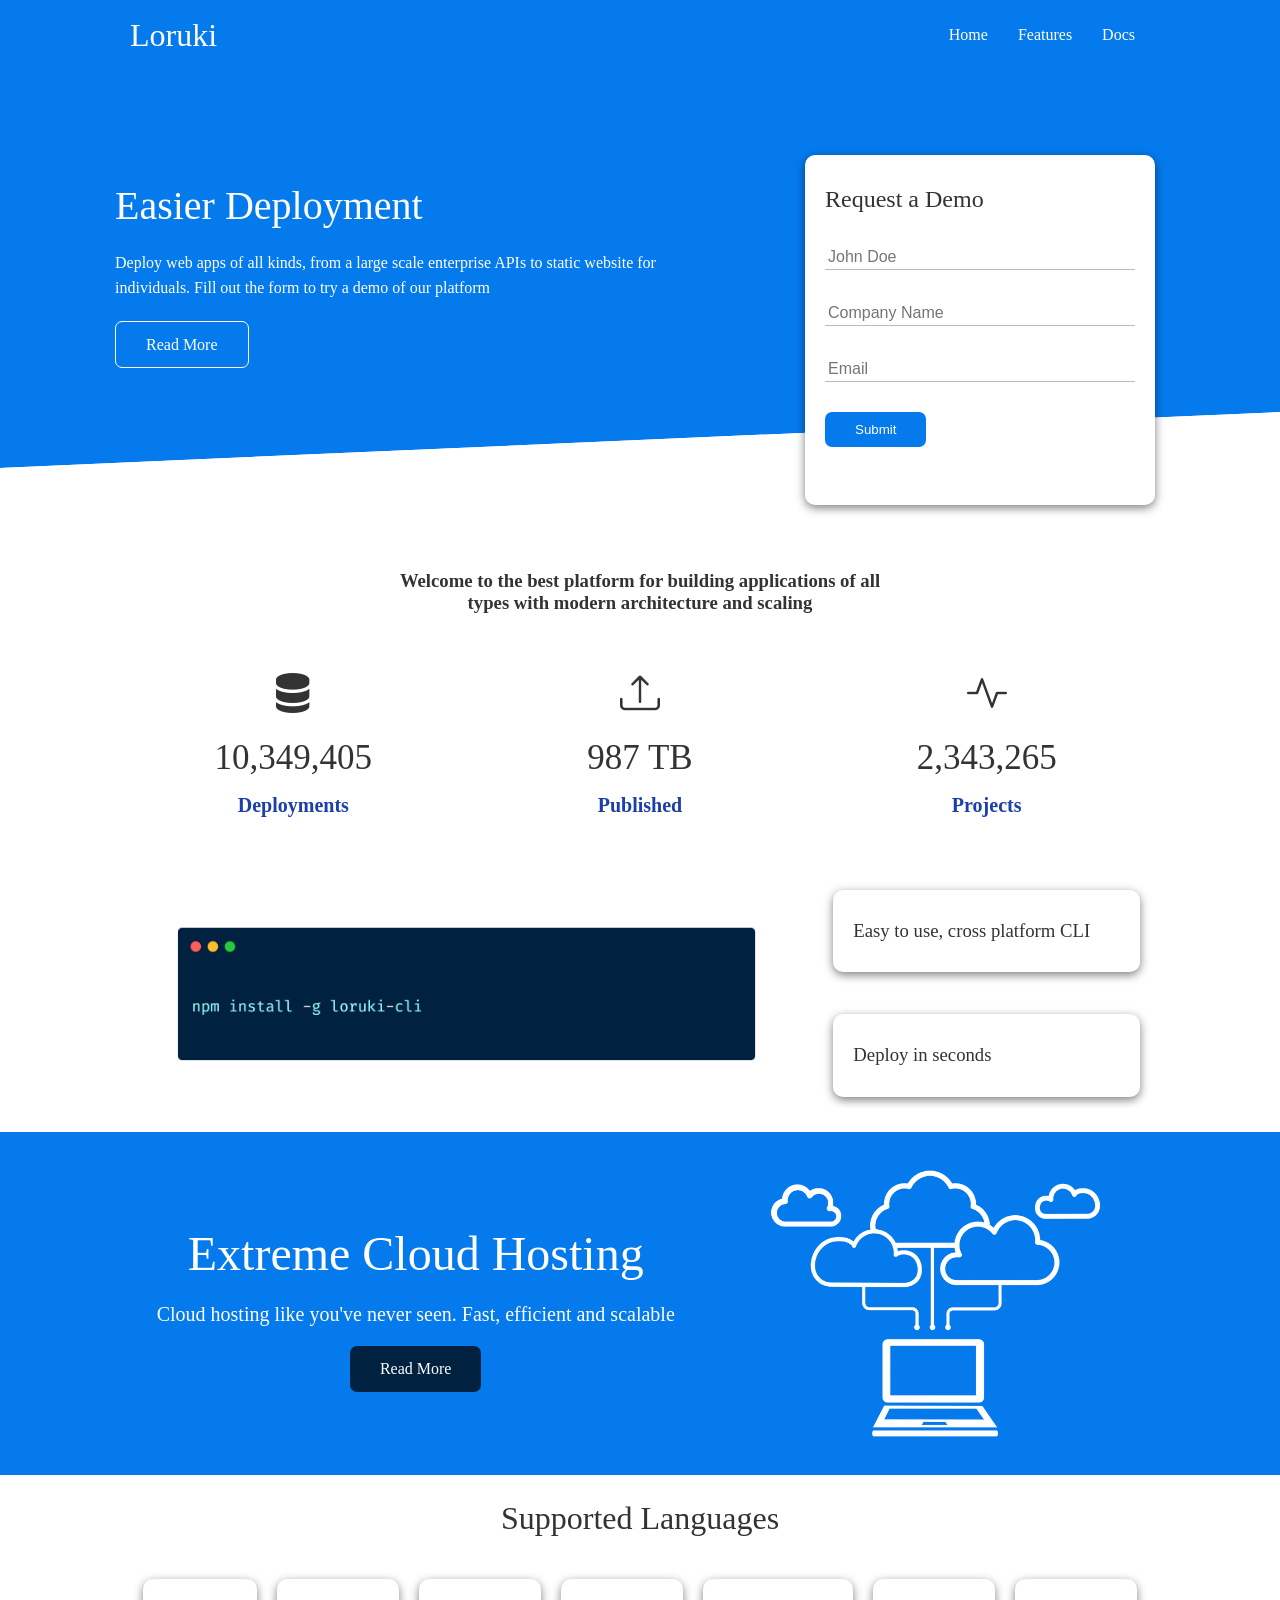
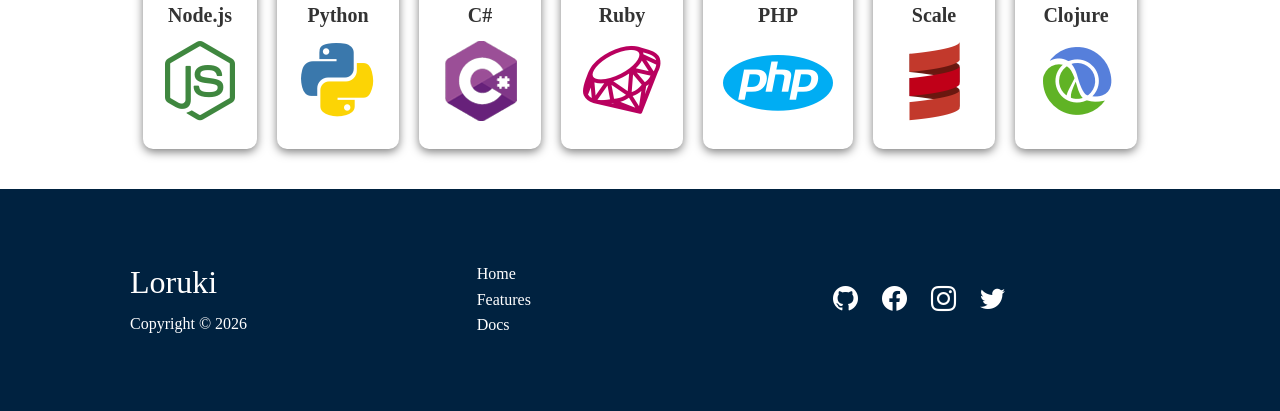
<file: index.html>
<!DOCTYPE html>
<html lang="en">
<head>
    <meta charset="UTF-8">
    <meta name="viewport" content="width=device-width, initial-scale=1.0">
    <link rel="stylesheet" href="index.css">
    <link rel="stylesheet" href="utility.css">
    <link rel="stylesheet" href="bootstrap-icons/bootstrap-icons.css">
    <title>Loruki | Cloud Hosting Platform For Everyone</title>
</head>
<body>
    <!-- NAVBAR SECTION -->
    <div class="navbar">
        <div class="container arrange">
            <h1 class="logo">Loruki</h1>
            <nav>
                <ul>
                    <li><a href="index.html">Home</a></li>
                    <li><a href="features.html">Features</a></li>
                    <li><a href="docs.html">Docs</a></li>
                </ul>
            </nav>
        </div>
    </div>

    <!-- HERO SECTION OR SHOWCASE -->
    <section class="showcase">
        <div class="container align">
            <div class="showcase-text">
                <h1>Easier Deployment</h1>
                <p>Deploy web apps of all kinds, from a large scale enterprise APIs to static website for individuals. Fill out the form to try a demo of our platform</p>
                <a href="features.html" class="btn btn-outline">Read More</a>
            </div>

            <div class="showcase-form card">
                <h2>Request a Demo</h2>
                <form>
                    <div class="form-control">
                        <input type="text" name="name" placeholder="John Doe" required>
                    </div>

                    <div class="form-control">
                        <input type="text" name="company" placeholder="Company Name" required>
                    </div>

                    <div class="form-control">
                        <input type="email" name="email" placeholder="Email" required>
                    </div>

                    <button class="btn btn-primary" type="submit" value="Send">
                        Submit 
                    </button>
                </form>
            </div>
        </div>
    </section>

    <!-- STATS SECTION -->
    <section class="stats">
        <div class="container">
            <h3 class="stats-heading text-center my-1" style="margin: auto;">
                Welcome to the best platform for building applications of all types with modern architecture and scaling
            </h3>

            <div class="align align-3 text-center my-4">
                <div>
                    <i class="bi bi-server" style="font-size: 40px;"></i>
                    <h3>10,349,405</h3>
                    <p class="text-secondary">Deployments</p>
                </div>

                <div>
                    <i class="bi bi-upload" style="font-size: 40px;"></i>
                    <h3>987 TB</h3>
                    <p class="text-secondary">Published</p>
                </div>

                <div>
                    <i class="bi bi-activity" style="font-size: 40px;"></i>
                    <h3>2,343,265</h3>
                    <p class="text-secondary">Projects</p>
                </div>
            </div>
        </div>
    </section>

    <!-- CLIENT SIDE -->
    <section class="cli">
        <div class="container align">
            <img src="cli.png" alt="cli">
            <div class="card">
                <h3>Easy to use, cross platform CLI</h3>
            </div>
            <div class="card">
                <h3>Deploy in seconds</h3>
            </div>
        </div>
    </section>

    <!-- CLOUD HOSTING -->
    <section class="cloud bg-primary my-2 py-2">
        <div class="container align">
            <div class="text-center">
                <h2 class="lg">Extreme Cloud Hosting</h2>
                <p class="lead my-1">Cloud hosting like you've never seen. Fast, efficient and scalable</p>
                <a href="features.html" class="btn btn-black" style="background-color: var(--black-color);">Read More</a>
            </div>
                <img src="cloud.png" alt="cloud">
        </div>
    </section>

    <!-- LANGUAGES SECTION -->
    <section class="languages">
        <h2 class="md text-center my-2 ">
            Supported Languages
        </h2>

        <div class="container arrange">
            <div class="card">
                <h4>Node.js</h4>
                <img src="node.png" alt="node">
            </div>
            <div class="card">
                <h4>Python</h4>
                <img src="python.png" alt="python">
            </div>
            <div class="card">
                <h4>C#</h4>
                <img src="csharp.png" alt="cshrap">
            </div>
            <div class="card">
                <h4>Ruby</h4>
                <img src="ruby.png" alt="ruby">
            </div>
            <div class="card">
                <h4>PHP</h4>
                <img src="php.png" alt="php">
            </div>
            <div class="card">
                <h4>Scale</h4>
                <img src="scala.png" alt="Scale">
            </div>
            <div class="card">
                <h4>Clojure</h4>
                <img src="clojure.png" alt="clojure">
            </div>
        </div>
    </section>

    <!-- FOOTER SECTION -->
    <footer class="footer bg-black py-5">
        <div class="container align align-3">
            <div>
                <h1>Loruki</h1>
                <p>Copyright &copy; 2026</p>
            </div>

            <nav>
                <ul>
                    <li><a href="index.html">Home</a></li>
                    <li><a href="features.html">Features</a></li>
                    <li><a href="docs.html">Docs</a></li>
                </ul>
            </nav>

            <div class="social"> 
                <a href="#"><i class="bi bi-github" style="font-size: 25px;"></i></a>

                <a href="#"><i class="bi bi-facebook" style="font-size: 25px;"></i></a>

                <a href="#"><i class="bi bi-instagram" style="font-size: 25px;"></i></a>

                <a href="#"><i class="bi bi-twitter" style="font-size: 25px;"></i></a>
            </div>
        </div>
    </footer>
</body>
</html>
</file>
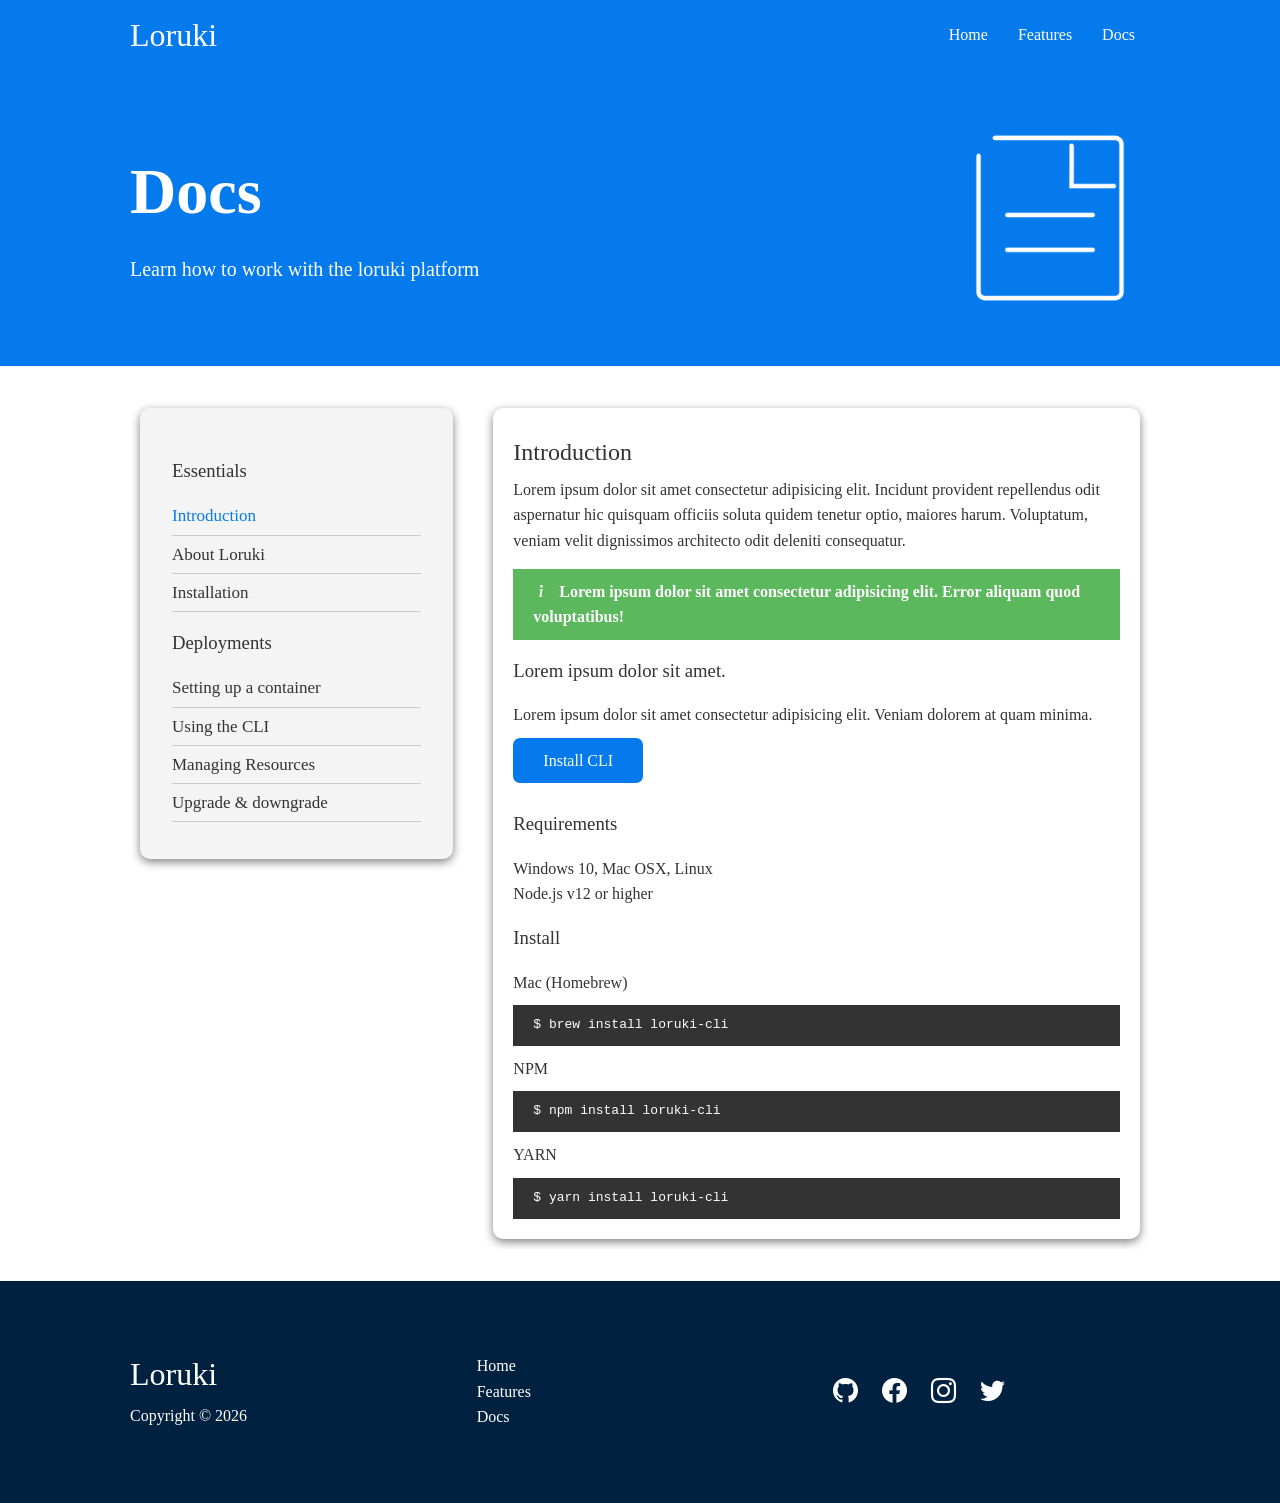
<file: docs.html>
<!DOCTYPE html>
<html lang="en">
<head>
    <meta charset="UTF-8">
    <meta name="viewport" content="width=device-width, initial-scale=1.0">
    <link rel="stylesheet" href="index.css">
    <link rel="stylesheet" href="utility.css">
    <link rel="stylesheet" href="bootstrap-icons/bootstrap-icons.css">
    <title>Loruki | Cloud Hosting Platform For Everyone</title>
</head>
<body>
    <!-- NAVBAR SECTION -->
    <div class="navbar">
        <div class="container arrange">
            <h1 class="logo">Loruki</h1>
            <nav>
                <ul>
                    <li><a href="index.html">Home</a></li>
                    <li><a href="features.html">Features</a></li>
                    <li><a href="docs.html">Docs</a></li>
                </ul>
            </nav>
        </div>
    </div>

    <!-- HEAD SECTION OF THE DOCS PAGE -->
    <section class="docs-head bg-primary py-4">
        <div class="container align">
            <div>
                <h4 class="xl">Docs</h4>
                <p class="lead">
                   Learn how to work with the loruki platform
                </p>
            </div>
            <img src="docs.png" alt="docs">
        </div>
    </section>

    <!-- SUB HEAD SECTION OF THE DOCS PAGE -->
    <section class="docs-sub-head my-3">
        <div class="container align">
            <div class="card bg-white p-3">
                <h3 class="my-2">Essentials</h3>
                <nav>
                    <ul>
                        <li><a href="#" class="text-primary">Introduction</a></li>
                        <li><a href="#">About Loruki</a></li>
                        <li><a href="#">Installation</a></li>
                    </ul>
                </nav>

                <h3 class="my-2">Deployments</h3>
                <nav>
                    <ul>
                        <li><a href="#">Setting up a container</a></li>

                        <li><a href="#">Using the CLI</a></li>

                        <li><a href="#">Managing Resources</a></li>

                        <li><a href="#">Upgrade & downgrade</a></li>
                    </ul>
                </nav>
            </div>

            <div class="card">
                <h2>Introduction</h2>
                <p>Lorem ipsum dolor sit amet consectetur adipisicing elit. Incidunt provident repellendus odit aspernatur hic quisquam officiis soluta quidem tenetur optio, maiores harum. Voluptatum, veniam velit dignissimos architecto odit deleniti consequatur.</p>

                <div class="alert alert-success">
                    <i class="bi bi-info-lg"></i>Lorem ipsum dolor sit amet consectetur adipisicing elit. Error aliquam quod voluptatibus!
                </div>

                <h3>Lorem ipsum dolor sit amet.</h3>
                <p>Lorem ipsum dolor sit amet consectetur adipisicing elit. Veniam dolorem at quam minima.</p>
                <a href="#" class="btn btn-primary" style="margin-bottom: 10px;">Install CLI</a>

                <h3>Requirements</h3>
                <ul>
                    <li>Windows 10, Mac OSX, Linux</li>
                    <li>Node.js v12 or higher</li>
                </ul>

                <h3>Install</h3>
                <p>Mac (Homebrew)</p>
                <pre><code>$ brew install loruki-cli</code></pre>

                <p>NPM</p>
                <pre><code>$ npm install loruki-cli</code></pre>
                
                <p>YARN</p>
                <pre><code>$ yarn install loruki-cli</code></pre>
            </div>
        </div>
    </section>


    <!-- FOOTER SECTION -->
    <footer class="footer bg-black py-5">
        <div class="container align align-3">
            <div>
                <h1>Loruki</h1>
                <p>Copyright &copy; 2026</p>
            </div>

            <nav>
                <ul>
                    <li><a href="index.html">Home</a></li>
                    <li><a href="features.html">Features</a></li>
                    <li><a href="docs.html">Docs</a></li>
                </ul>
            </nav>

            <div class="social"> 
                <a href="#"><i class="bi bi-github" style="font-size: 25px;"></i></a>

                <a href="#"><i class="bi bi-facebook" style="font-size: 25px;"></i></a>

                <a href="#"><i class="bi bi-instagram" style="font-size: 25px;"></i></a>

                <a href="#"><i class="bi bi-twitter" style="font-size: 25px;"></i></a>
            </div>
        </div>
    </footer>
</body>
</html>
</file>
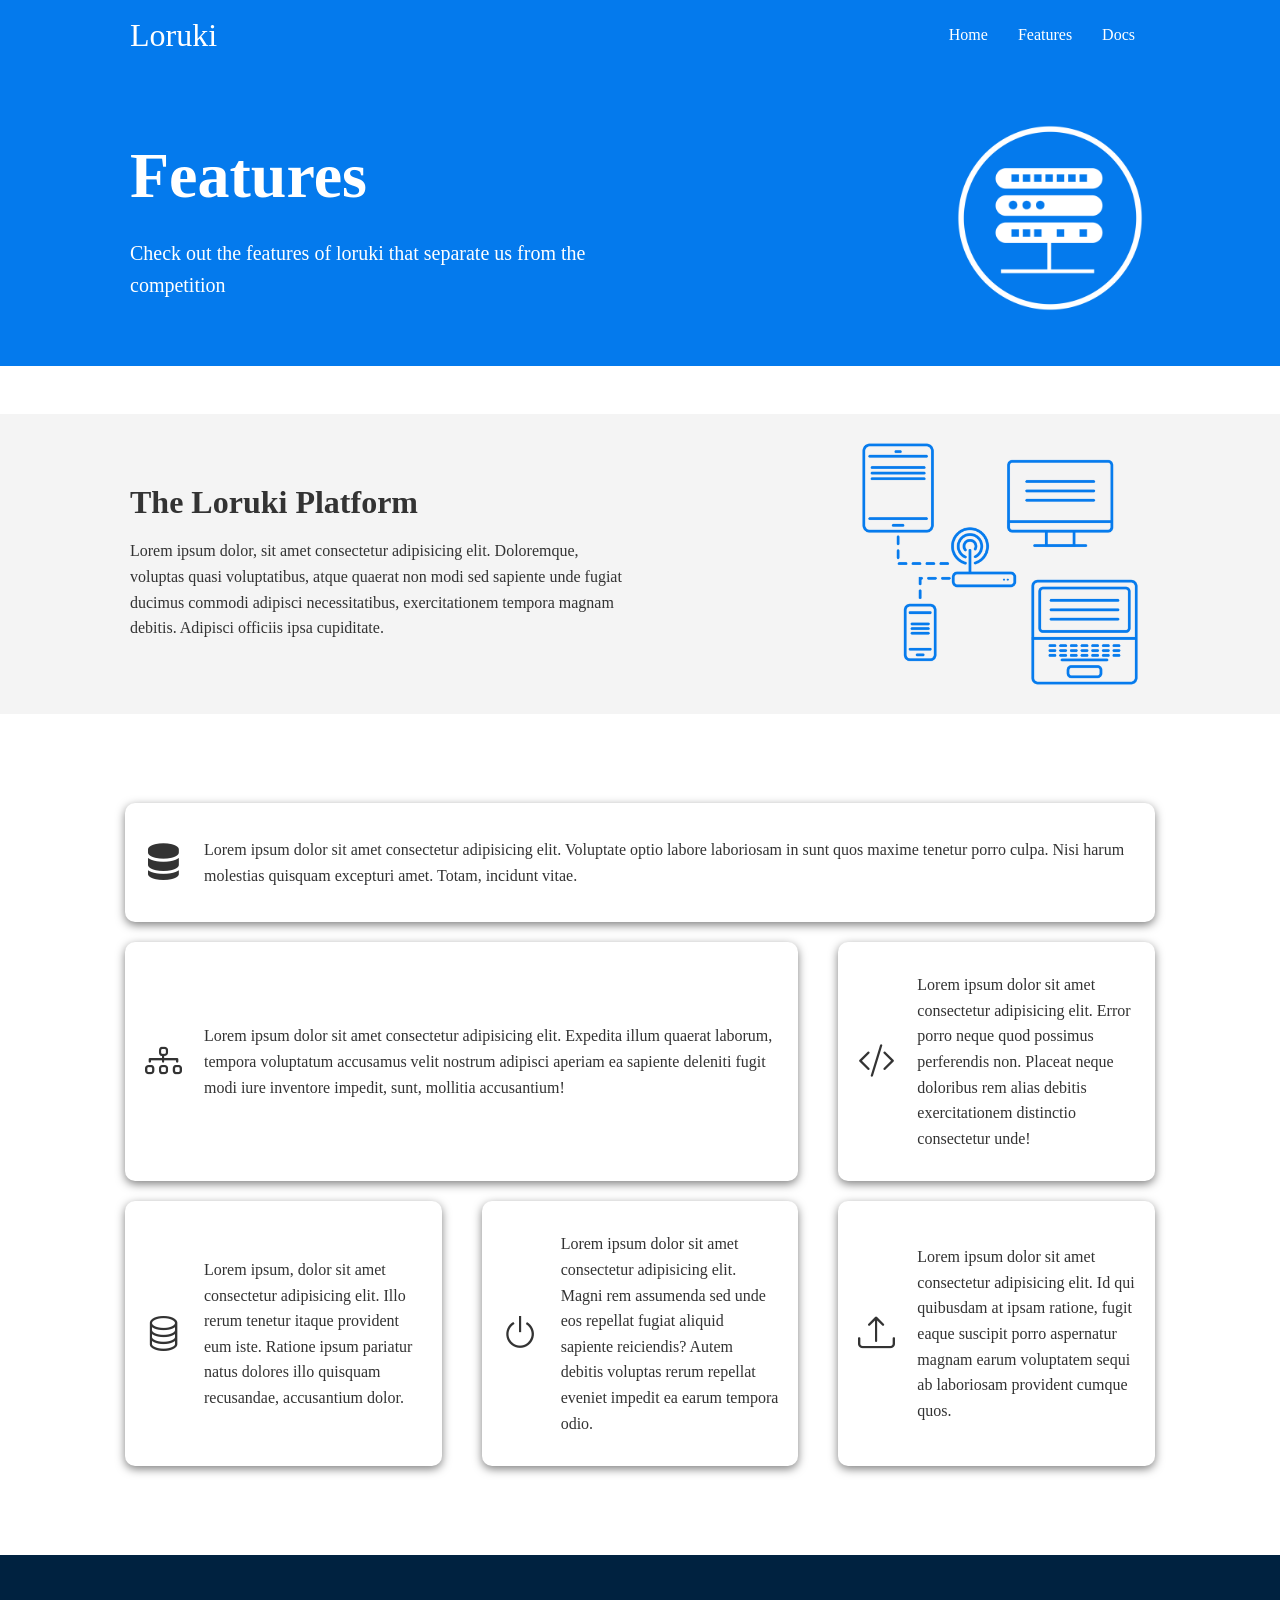
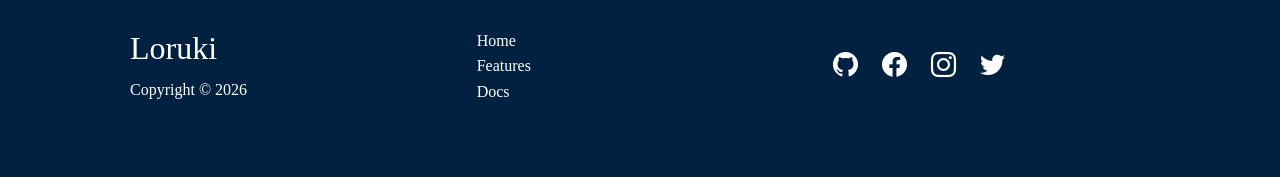
<file: features.html>
<!DOCTYPE html>
<html lang="en">
<head>
    <meta charset="UTF-8">
    <meta name="viewport" content="width=device-width, initial-scale=1.0">
    <link rel="stylesheet" href="index.css">
    <link rel="stylesheet" href="utility.css">
    <link rel="stylesheet" href="bootstrap-icons/bootstrap-icons.css">
    <title>Loruki | Cloud Hosting Platform For Everyone</title>
</head>
<body>
    <!-- NAVBAR SECTION -->
    <div class="navbar">
        <div class="container arrange">
            <h1 class="logo">Loruki</h1>
            <nav>
                <ul>
                    <li><a href="index.html">Home</a></li>
                    <li><a href="features.html">Features</a></li>
                    <li><a href="docs.html">Docs</a></li>
                </ul>
            </nav>
        </div>
    </div>

    <!-- HEAD SECTION OF THE FEATURES PAGE -->
    <section class="features-head bg-primary py-4">
        <div class="container align">
            <div>
                <h4 class="xl">Features</h4>
                <p class="lead">
                    Check out the features of loruki that separate us from the competition
                </p>
            </div>
            <img src="server.png" alt="server">
        </div>
    </section>

    <!-- SUB HEAD SECTION OF THE FEATURES PAGE  -->
    <section class="features-sub-head bg-white my-4">
        <div class="container align">
            <div>
                <h4 class="md">The Loruki Platform</h4>
                <p>
                   Lorem ipsum dolor, sit amet consectetur adipisicing elit. Doloremque, voluptas quasi voluptatibus, atque quaerat non modi sed sapiente unde fugiat ducimus commodi adipisci necessitatibus, exercitationem tempora magnam debitis. Adipisci officiis ipsa cupiditate.
                </p>
            </div>
            <img src="server2.png" alt="server">
        </div>
    </section>

    <!-- CONTENT SECTION OF THE FEATURES PAGE -->
    <section class="features-content my-5">
        <div class="container align align-3">
            <div class="card arrange">
                <i class="bi bi-server" style="font-size: 37px;"></i>
                Lorem ipsum dolor sit amet consectetur adipisicing elit. Voluptate optio labore laboriosam in sunt quos maxime tenetur porro culpa. Nisi harum molestias quisquam excepturi amet. Totam, incidunt vitae.  
            </div>

            <div class="card arrange">
                <i class="bi bi-diagram-3" style="font-size: 37px;"></i>
                <p>Lorem ipsum dolor sit amet consectetur adipisicing elit. Expedita illum quaerat laborum, tempora voluptatum accusamus velit nostrum adipisci aperiam ea sapiente deleniti fugit modi iure inventore impedit, sunt, mollitia accusantium!</p>
            </div>

            <div class="card arrange">
                <i class="bi bi-code-slash" style="font-size: 37px;"></i>
                Lorem ipsum dolor sit amet consectetur adipisicing elit. Error porro neque quod possimus perferendis non. Placeat neque doloribus rem alias debitis exercitationem distinctio consectetur unde!
            </div>

            <div class="card arrange">
                <i class="bi bi-database" style="font-size: 37px;"></i>
                Lorem ipsum, dolor sit amet consectetur adipisicing elit. Illo rerum tenetur itaque provident eum iste. Ratione ipsum pariatur natus dolores illo quisquam recusandae, accusantium dolor.
            </div>

            <div class="card arrange">
                <i class="bi bi-power" style="font-size: 37px;"></i>
                Lorem ipsum dolor sit amet consectetur adipisicing elit. Magni rem assumenda sed unde eos repellat fugiat aliquid sapiente reiciendis? Autem debitis voluptas rerum repellat eveniet impedit ea earum tempora odio.
            </div>

            <div class="card arrange">
                <i class="bi bi-upload" style="font-size: 37px;"></i>
                Lorem ipsum dolor sit amet consectetur adipisicing elit. Id qui quibusdam at ipsam ratione, fugit eaque suscipit porro aspernatur magnam earum voluptatem sequi ab laboriosam provident cumque quos.
            </div>
        </div>
    </section>


    <!-- FOOTER SECTION -->
    <footer class="footer bg-black py-5">
        <div class="container align align-3">
            <div>
                <h1>Loruki</h1>
                <p>Copyright &copy; 2026</p>
            </div>

            <nav>
                <ul>
                    <li><a href="index.html">Home</a></li>
                    <li><a href="features.html">Features</a></li>
                    <li><a href="docs.html">Docs</a></li>
                </ul>
            </nav>

            <div class="social"> 
                <a href="#"><i class="bi bi-github" style="font-size: 25px;"></i></a>

                <a href="#"><i class="bi bi-facebook" style="font-size: 25px;"></i></a>

                <a href="#"><i class="bi bi-instagram" style="font-size: 25px;"></i></a>

                <a href="#"><i class="bi bi-twitter" style="font-size: 25px;"></i></a>
            </div>
        </div>
    </footer>
</body>
</html>
</file>
<file: index.css>
body{
    font-family:'Times New Roman', sans-serif;
    color: #333;
    line-height: 1.6;
}
:root {
    --primary-color: #047aed;
    --secondary-color: #1c3fa8;
    --black-color: #002240;
    --white-color: #f4f4f4;
    --success-color: #5cb85c;
    --error-color: #d9534f;
}

*{
    box-sizing: border-box;
    padding: 0;
    margin: 0;
}
 
ul{
    list-style: none;
}

a{
    text-decoration: none;
    color: #333;
}

h1, h2, h3{
    font-weight: 300;
    line-height: 1.2;
    margin: 10px 0;
}

p{
    margin: 10px 0;
}

img{
    width: 100%;
}

pre, 
code {
    background-color: #333;
    color: #fff;
    padding: 10px;
}


/* NAVBAR STYLING*/
.navbar{
    background-color: var(--primary-color);
    color: #fff;
    height: 70px;
}

.navbar ul {
    display: flex;
}

.navbar a {
    color: #fff;
    padding: 10px;
    margin: 0 5px;
}

.navbar .arrange {
    justify-content: space-between;
}



/* SHOWCASE OR HERO SECTION */
.showcase{
    background-color: var(--primary-color);
    height: 400px;
    color: #fff;
    position: relative;
}

.showcase h1 {
    font-size: 40px;
}

.showcase p {
    margin: 20px 0; 
}

.showcase .align {
    grid-template-columns: 55% 45%;
    gap: 30px;
    overflow: visible;
}

.showcase-text {
    animation: slideInFromLeft 1s ease-in;
}

.showcase-form{
    position: relative;
    top: 60px;
    height: 350px;
    width: 350px;
    padding: 40px;
    z-index: 100;
    justify-self: flex-end; 
    animation: slideInFromRight 1s ease-in;
}

.showcase-form .form-control {
    margin: 30px 0;
}

.showcase-form input {
    border: 0;
    border-bottom: 1px solid #b4becb;
    width: 100%;
    padding: 3px;
    font-size: 16px;
}

.showcase::before,
.showcase::after {
    content: '';
    position: absolute;
    height: 100px;
    bottom: -70px;
    right: 0;
    left: 0;
    background: #fff ;
    transform: skewY(-2.5deg); 
    -webkit-transform: skewY(-2.5deg); 
    -moz-transform: skewY(-2.5deg); 
    -ms-transform: skewY(-2.5deg);
}


/* STATS SECTION */
.stats {
    padding-top: 100px;
    animation: slideInFromBottom 2.3s ease-in;
}

.stats-heading {
    max-width: 500px;
    font-weight: bold;
}

.stats .align h3 {
    font-size: 35px;
}

.stats .align p {
    font-size: 20px;
    font-weight: bold;
}


/* CLIENT SIDE */
.cli .align {
    grid-template-columns: repeat(3, 1fr);
    grid-template-rows: repeat(2, 1fr);
    animation: slideInFromBottom 2.3s ease-in;
}

.cli .align > *:first-child {
    grid-column: 1 / span 2;
    grid-row: 1 / span 2;
    max-width: 700px;
    animation: slideInFromBottom 2.3s ease-in;
}

.cli .align .card {
    animation: slideInFromBottom 2.3s ease-in;
}


/* CLOUD HOSTING */
.cloud .align {
    grid-template-columns: 4fr 3fr;
    animation: slideInFromBottom 2.3s ease-in;
}
.cloud .align > *:first-child {
    animation: slideInFromBottom 2.3s ease-in;
}
.cloud .align > *:nth-child(2) {
    animation: slideInFromBottom 2.3s ease-in;
}


/* LANGUAGES SECTION */
.languages .arrange {
    flex-wrap: wrap;
    animation: slideInFromBottom 2s ease-in;
}

/* .languages .card img {
    max-width: 80px;
} */

.languages .card {
    text-align: center;
    margin: 18px 10px 40px;
    transition: transform 0.2s ease-in;
    animation: slideInFromBottom 2.3s ease-in;
}

.languages .card h4 {
    font-size: 20px;
    margin-bottom: 10px;
}


/* SECOND PAGE */
/* FEATURES SECTION */
.features-sub-head {
    animation: slideInFromBottom 2.3s ease-in;
}

.features-head img {
    width: 200px;
    justify-self: flex-end;
}

.features-sub-head img {
    width: 300px;
    justify-self: flex-end;
}

.features-content .card i {
    margin-right: 22px;
}

.features-content .align {
    padding: 25px;
}

.features-content .align > *:first-child {
    animation: slideInFromLeft 2s ease-in;
}

.features-content .align > *:nth-child(2) {
    animation: slideInFromLeft 2s ease-in;
}

.features-content .align > *:nth-child(3) {
    animation: slideInFromRight 2s ease-in;
}

.features-content .align > *:nth-child(4) {
    animation: slideInFromLeft 2s ease-in;
}

.features-content .align > *:nth-child(5) {
    animation: slideInFromRight 2s ease-in;
}

.features-content .align > *:nth-child(6) {
    animation: slideInFromRight 2s ease-in;
}

.features-content .align > *:first-child {
    grid-column: 1 / span 3;
}

.features-content .align > *:nth-child(2) {
    grid-column: 1 / span 2;
}


/* THIRD PAGE */
/* DOCS SECTION */
.docs-sub-head .align > *:first-child {
    animation: slideInFromLeft 1.3s ease-in;
}

.docs-sub-head .align > *:nth-child(2) {
    animation: slideInFromRight 1.3s ease-in;
}

.docs-head img,
.docs-sub-head img {
    width: 200px;
    justify-self: flex-end;
}

.docs-sub-head h3 {
    margin: 20px 0;
}

.docs-sub-head .align {
    grid-template-columns: 1fr 2fr;
    align-items: flex-start;
}

.docs-sub-head nav li {
    font-size: 17px;
    padding-bottom: 5px;
    margin-bottom: 5px;
    border-bottom: 1px #ccc solid;
}


/* FOOTER SECTION */
.footer .social a {
    margin: 0 10px;
}

/* EXTRA STYLING EFFECTS */
.navbar a:hover{
    border-bottom: 2px #fff solid; 
}

.showcase-form input:focus {
    outline: none;
}

.btn:hover {
    transform: scale(0.95);
}

.languages .card:hover {
    transform: translateY(-17px);
} 

.docs-sub-head a:hover {
    font-weight: bold;
}


/* ANIMATION */
@keyframes slideInFromLeft {
    0% {
        transform: translateX(-100%);
    }

    100% {
        transform: translateX(0);
    }
}

@keyframes slideInFromRight {
    0% {
        transform: translateX(100%);
    }

    100% {
        transform: translateX(0);
    }
}

@keyframes slideInFromTop {
    0% {
        transform: translateY(-100%);
    }

    100% {
        transform: translateY(0);
    }
}

@keyframes slideInFromBottom {
    0% {
        transform: translateY(100%);
    }

    100% {
        transform: translateX(0);
    }
}


/* MEDIA QUERIES */
/* QUERIES FOR TABLETS AND BELOW SCREEN*/
@media(max-width: 768px){
     /* body {
    display: none;
} */

   .align, 
   .showcase .align,
   .stats .align, 
   .cli .align, 
   .cloud .align,
   .features-head .align,
   .features-sub-head .align,
   .docs-head .align,
   .docs-sub-head .align {
    grid-template-columns: 1fr; 
    grid-template-rows: 1fr;
}

   .showcase {
    height: auto;
}

   .showcase-text {
    text-align: center;
    margin-top: 40px;
    animation: slideInFromTop 1.3s ease-in;
}

   .showcase-form {
    justify-self: center;
    margin: auto;
    animation: slideInFromBottom 1.3s ease-in;
}

   .cli .align > *:first-child {
    grid-column: 1 ;
    grid-row: 1;
}

.features-head,
.features-sub-head ,
.docs-head {
    text-align: center;
}

.features-head img,
.features-sub-head img,
.docs-head img {
    justify-self: center;
}

.features-content .align > *:first-child,
.features-content .align > *:nth-child(2), 
.features-content .align > *:nth-child(3),
.features-content .align > *:nth-child(4), 
.features-content .align > *:nth-child(5), 
.features-content .align > *:nth-child(6) {
    grid-column: 1 / span 3;
}

}

/* QUERIES FOR MOBILE SCREEN */
@media(max-width: 500px) {
    .navbar {
        height: 110px;

    }

    .navbar .arrange {
        flex-direction: column;
    }

    .navbar ul {
        padding: 10px;
        background-color: rgba(0, 0, 0, 0.1);
    }

    /* .showcase-form {
        width: 300px;
    } */
}
</file>
<file: utility.css>
.container{
    max-width: 1100px;
    margin: 0 auto;
    overflow: auto;
    padding: 0 40px;
}

.card{
    background-color: #fff;
    color: #333;
    border-radius: 10px;
    box-shadow: 0 3px 10px rgba(0, 0, 0, 0.5);
    padding: 20px;
    margin: 10px;
}

.btn {
    display: inline-block;
    padding: 10px 30px;
    cursor: pointer;
    background: var(--primary-color);
    color: #fff;
    border: none;
    border-radius: 7px; 
}

.btn-outline {
    background-color: transparent;
    border: 1px #fff solid;
}

.text-center {
    text-align: center;
}

.arrange {
    display: flex;
    justify-content: center;
    align-items: center;
    height: 100%;
}

.align {
    display: grid;
    grid-template-columns: repeat(2, 1fr);
    gap: 20px;
    justify-content: center;
    align-items: center;
    height: 100%;
}

.align-3 {
    grid-template-columns: repeat(3, 1fr);
}


/* BOOTSTRAP FRAMEWORK STYLING */
.bg-primary, 
.btn-primary {
    background-color: var(--primary-color);
    color: #fff;
}

.bg-secondary, 
.btn-secondary {
    background-color: var(--secondary-color);
    color: #fff;
}

.bg-black, 
.btn-black {
    background-color: var(--black-color);
    color: #fff;
}

.bg-white, 
.btn-white {
    background-color: var(--white-color);
    color: #333;
}

.bg-primary a, 
.btn-primary a,
.bg-secondary a, 
.btn-secondary a,
.bg-black a, 
.btn-black a {
    color: #fff;
}

.text-primary {
    color: var(--primary-color);
}

.text-secondary {
    color: var(--secondary-color);
}

.text-black {
    color: var(--black-color);
}

.text-white {
    color: var(--white-color);
}

.alert {
    background-color: var(--white-color);
    padding: 10px 20px;
    font-weight: bold;
    margin: 15px 0;
}

.alert-success {
    background-color: var(--success-color);
    color: #fff;
}

.alert i {
    margin-right: 10px;
}


/* TEXT SIZES */
.lead{
    font-size: 20px;
}

.sm{
    font-size: 1rem;
}

.md {
    font-size: 2rem;
}

.lg {
    font-size: 3rem;
}

.xl {
    font-size: 4rem;
}


/* ALIGNMENTS AND MEASUREMENT */
/* MARGIN ON Y AXIS */
.my-1 {
    margin: 1rem 0;
}

.my-2 {
    margin: 1.5rem 0;
}

.my-3 {
    margin: 2rem 0;
}

.my-4 {
    margin: 3rem 0;
}

.my-5 {
    margin: 4rem 0;
}


/* PADDING ON Y AXIS */
.py-1 {
    padding: 1rem 0;
}

.py-2 {
    padding: 1.5rem 0;
}

.py-3 {
    padding: 2rem 0;
}

.py-4 {
    padding: 3rem 0;
}

.py-5 {
    padding: 4rem 0;
}

/* ALL ROUND MARGIN */
.m-1 {
    margin: 1rem;
}

.m-2 {
    margin: 1.5rem;
}

.m-3 {
    margin: 2rem;
}

.m-4 {
    margin: 3rem;
}

.m-5 {
    margin: 4rem;
}

/* ALL ROUND PADDING */
.p-1 {
    padding: 1rem;
}

.p-2 {
    padding: 1.5rem;
}

.p-3 {
    padding: 2rem;
}

.p-4 {
    padding: 3rem;
}

.p-5 {
    padding: 4rem;
}
</file>
